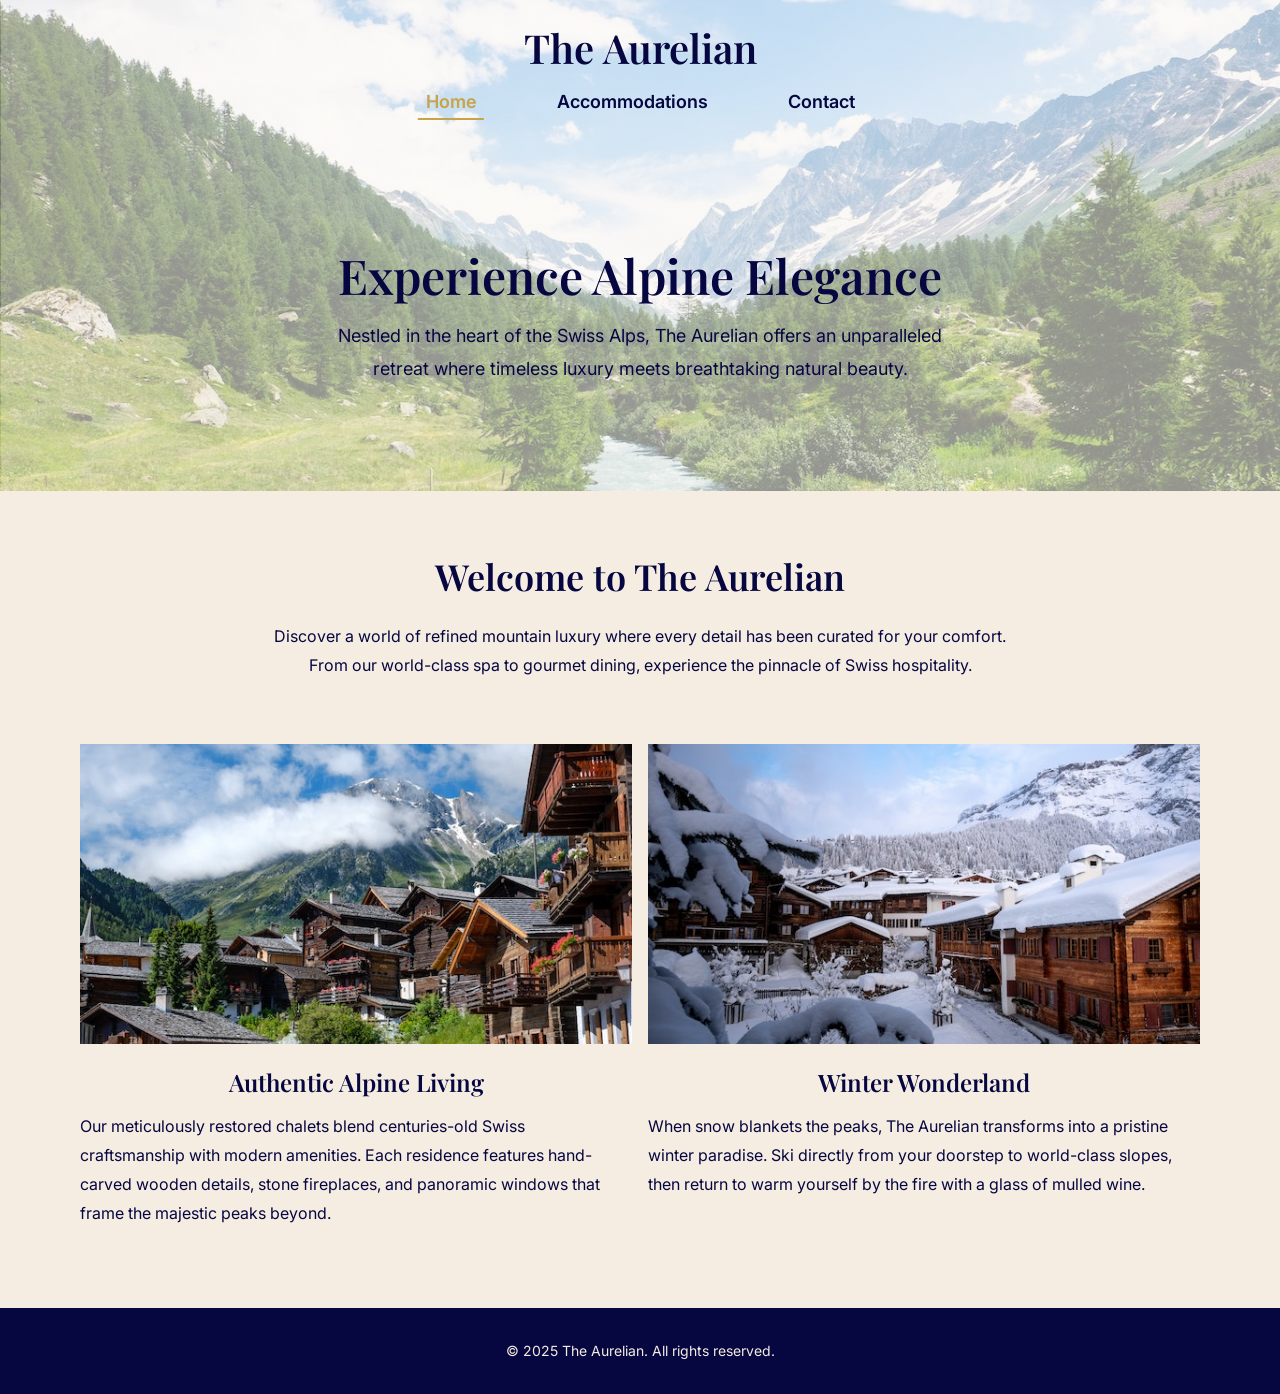
<file: index.html>
<!DOCTYPE html>
<html lang="en">
<head>
    <meta charset="UTF-8">
    <meta name="viewport" content="width=device-width, initial-scale=1.0">
    <title>The Aurelian | Luxury Swiss Mountain Resort</title>
    <link rel="icon" type="image/x-icon" href="favicon_io/favicon.ico">
    <link rel="preconnect" href="https://fonts.googleapis.com">
    <link rel="preconnect" href="https://fonts.gstatic.com" crossorigin>
    <link href="https://fonts.googleapis.com/css2?family=Inter:wght@400;500;600&family=Playfair+Display:wght@400;500;600;700&display=swap" rel="stylesheet">
    <link rel="stylesheet" href="styles.css">
</head>
<body>
    <div class="hero-wrapper">
        <header>
            <h1><a href="index.html">The Aurelian</a></h1>
            <nav>
                <ul>
                    <li><a href="index.html" class="active">Home</a></li>
                    <li><a href="#">Accommodations</a></li>
                    <li><a href="contact.html">Contact</a></li>
                </ul>
            </nav>
        </header>

        <section class="hero">
            <div class="hero-content">
                <h2>Experience Alpine Elegance</h2>
                <p>Nestled in the heart of the Swiss Alps, The Aurelian offers an unparalleled retreat where timeless luxury meets breathtaking natural beauty.</p>
            </div>
        </section>
    </div>

    <main>
        <section class="intro-section">
            <h2>Welcome to The Aurelian</h2>
            <p>Discover a world of refined mountain luxury where every detail has been curated for your comfort. From our world-class spa to gourmet dining, experience the pinnacle of Swiss hospitality.</p>
        </section>

        <section class="content-section">
            <article class="content-card">
                <img src="images/swiss-chalet.jpg" alt="Traditional Swiss chalet with wooden architecture surrounded by alpine meadows">
                <h3>Authentic Alpine Living</h3>
                <p>Our meticulously restored chalets blend centuries-old Swiss craftsmanship with modern amenities. Each residence features hand-carved wooden details, stone fireplaces, and panoramic windows that frame the majestic peaks beyond.</p>
            </article>

            <article class="content-card">
                <img src="images/snowy-chalet.jpg" alt="Snow-covered luxury chalet illuminated at dusk with mountains in the background">
                <h3>Winter Wonderland</h3>
                <p>When snow blankets the peaks, The Aurelian transforms into a pristine winter paradise. Ski directly from your doorstep to world-class slopes, then return to warm yourself by the fire with a glass of mulled wine.</p>
            </article>
        </section>
    </main>

    <footer>
        <p>&copy; 2025 The Aurelian. All rights reserved.</p>
    </footer>
</body>
</html>
</file>
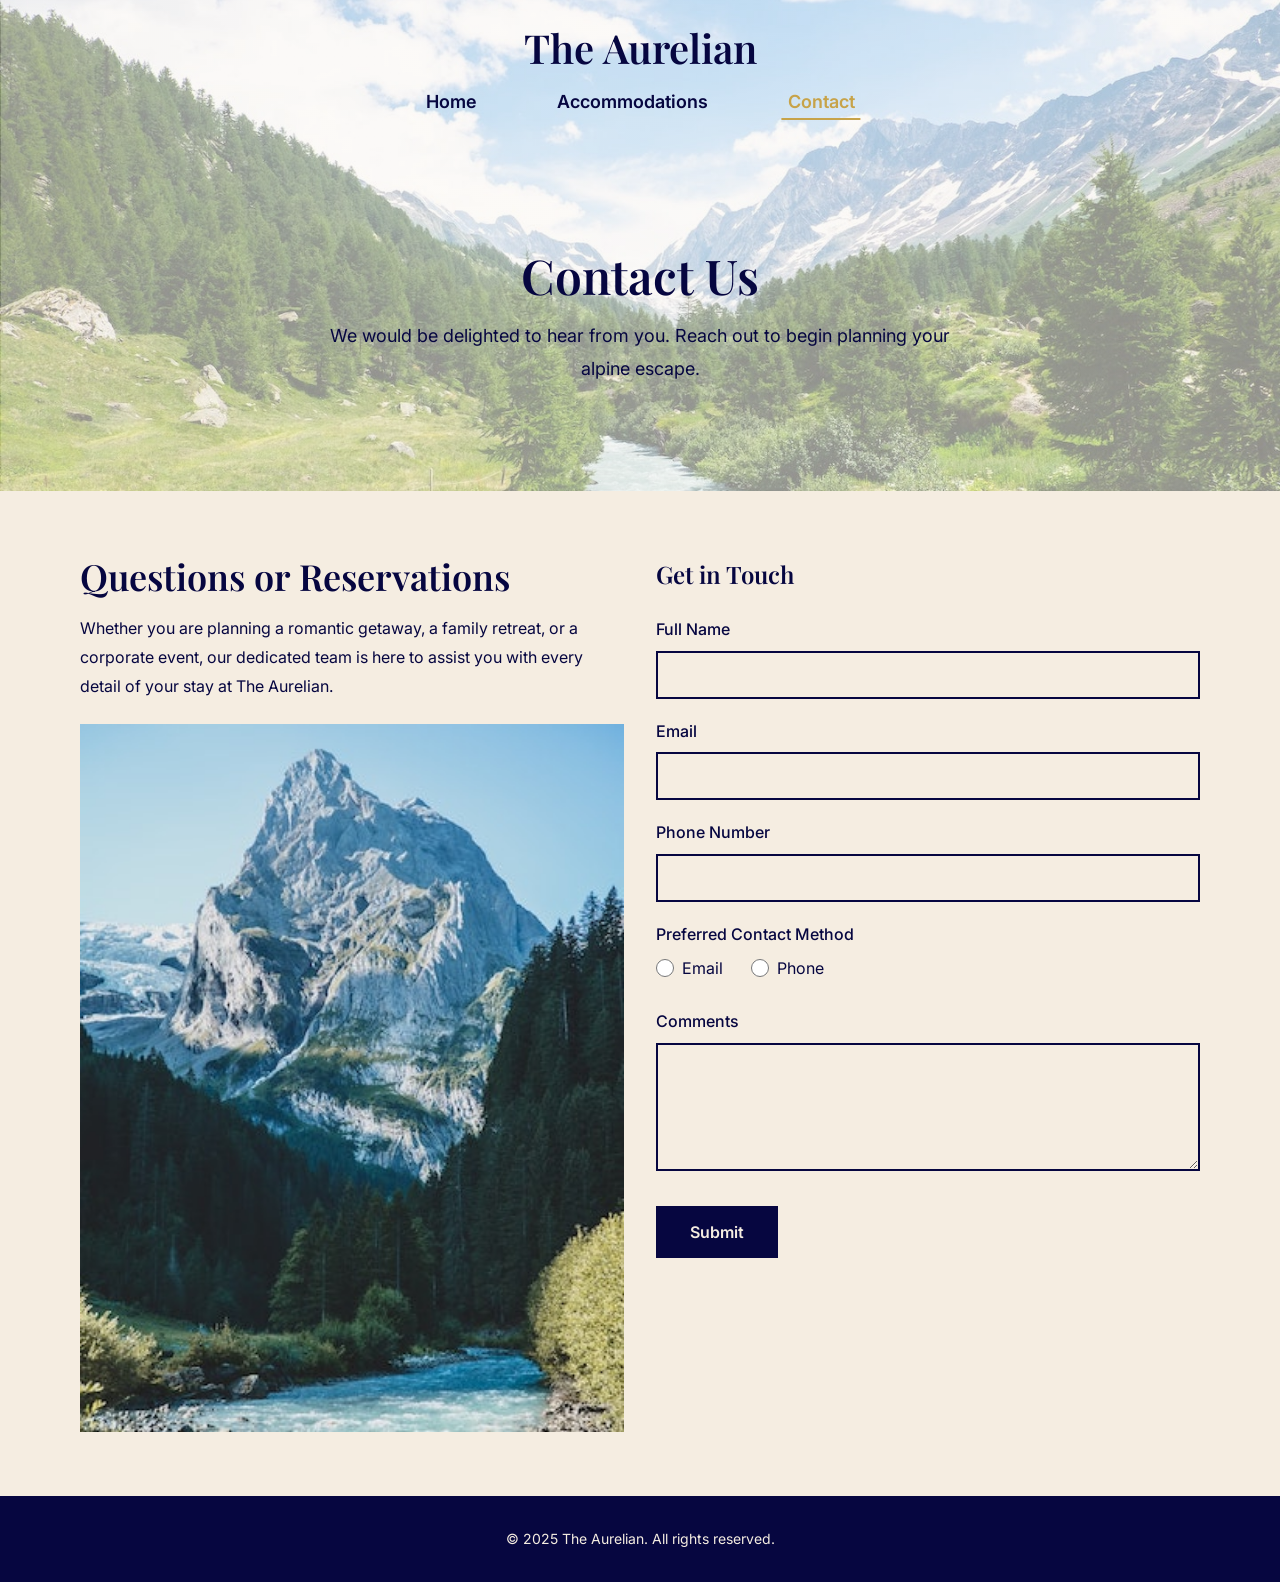
<file: contact.html>
<!DOCTYPE html>
<html lang="en">
<head>
    <meta charset="UTF-8">
    <meta name="viewport" content="width=device-width, initial-scale=1.0">
    <title>The Aurelian | Contact</title>
    <link rel="icon" type="image/x-icon" href="favicon_io/favicon.ico">
    <link rel="preconnect" href="https://fonts.googleapis.com">
    <link rel="preconnect" href="https://fonts.gstatic.com" crossorigin>
    <link href="https://fonts.googleapis.com/css2?family=Inter:wght@400;500;600&family=Playfair+Display:wght@400;500;600;700&display=swap" rel="stylesheet">
    <link rel="stylesheet" href="styles.css">
</head>
<body>
    <div class="hero-wrapper">
        <header>
            <h1><a href="index.html">The Aurelian</a></h1>
            <nav>
                <ul>
                    <li><a href="index.html">Home</a></li>
                    <li><a href="#">Accommodations</a></li>
                    <li><a href="contact.html" class="active">Contact</a></li>
                </ul>
            </nav>
        </header>

        <section class="hero">
            <div class="hero-content">
                <h2>Contact Us</h2>
                <p>We would be delighted to hear from you. Reach out to begin planning your alpine escape.</p>
            </div>
        </section>
    </div>

    <main>
        <section class="contact-section">
            <div class="contact-container">
                <div class="contact-left">
                    <h2>Questions or Reservations</h2>
                    <p>Whether you are planning a romantic getaway, a family retreat, or a corporate event, our dedicated team is here to assist you with every detail of your stay at The Aurelian.</p>
                    <img src="images/swiss-peak.jpg" alt="Majestic snow-capped Swiss mountain peak at golden hour">
                </div>
                <form method="POST" action="https://wp.zybooks.com/form-viewer.php">
                    <fieldset>
                        <legend>Get in Touch</legend>
                        
                        <div class="form-group">
                            <label for="full-name">Full Name</label>
                            <input type="text" id="full-name" name="full-name" required>
                        </div>

                        <div class="form-group">
                            <label for="email">Email</label>
                            <input type="email" id="email" name="email" required>
                        </div>

                        <div class="form-group">
                            <label for="phone">Phone Number</label>
                            <input type="tel" id="phone" name="phone" required>
                        </div>

                        <div class="form-group">
                            <p class="radio-label">Preferred Contact Method</p>
                            <div class="radio-group">
                                <input type="radio" id="contact-email" name="contact-method" value="email" required>
                                <label for="contact-email">Email</label>
                            </div>
                            <div class="radio-group">
                                <input type="radio" id="contact-phone" name="contact-method" value="phone">
                                <label for="contact-phone">Phone</label>
                            </div>
                        </div>

                        <div class="form-group">
                            <label for="comments">Comments</label>
                            <textarea id="comments" name="comments" rows="5" required></textarea>
                        </div>

                        <button type="submit">Submit</button>
                    </fieldset>
                </form>
            </div>
        </section>
    </main>

    <footer>
        <p>&copy; 2025 The Aurelian. All rights reserved.</p>
    </footer>
</body>
</html>
</file>
<file: styles.css>
/* CSS Variables */
:root {
    --cream: #f5ede1;
    --navy: #060640;
    --gold: #c7a349;
    --max-width: 1280px;
}

/* Reset and Base Styles */
*,
*::before,
*::after {
    box-sizing: border-box;
    margin: 0;
    padding: 0;
}

html {
    font-size: 16px;
}

body {
    font-family: 'Inter', sans-serif;
    background-color: var(--cream);
    color: var(--navy);
    line-height: 1.6;
    min-height: 100vh;
    display: flex;
    flex-direction: column;
}

/* Typography */
h1, h2, h3, h4, h5, h6 {
    font-family: 'Playfair Display', serif;
    font-weight: 600;
    line-height: 1.2;
}

h1 {
    font-size: 2.5rem;
}

h2 {
    font-size: 2.25rem;
    margin-bottom: 1rem;
}

h3 {
    font-size: 1.5rem;
    margin-bottom: 0.75rem;
}

p {
    margin-bottom: 1rem;
}

a {
    color: var(--navy);
    text-decoration: none;
    transition: color 0.3s ease;
}

a:hover {
    color: var(--gold);
}

img {
    max-width: 100%;
    height: auto;
    display: block;
}

ul {
    list-style: none;
}

/* Layout Container */
main,
footer {
    width: var(--max-width);
    margin-left: auto;
    margin-right: auto;
}

/* Hero Wrapper - Contains Header + Hero with Background Image */
.hero-wrapper {
    width: var(--max-width);
    margin-left: auto;
    margin-right: auto;
    background-image: linear-gradient(rgba(245, 237, 225, 0.25), rgba(245, 237, 225, 0.25)), url('images/swiss-valley.jpg');
    background-size: cover;
    background-position: center;
    background-repeat: no-repeat;
}

/* Header */
header {
    display: flex;
    flex-direction: column;
    align-items: center;
    padding: 1.5rem 2rem;
    background-color: transparent;
}

header h1 {
    margin-bottom: 1rem;
}

header h1 a {
    color: var(--navy);
    transition: color 0.3s ease;
}

header h1 a:hover {
    color: var(--gold);
}

/* Navigation */
nav ul {
    display: flex;
    justify-content: center;
    gap: 3rem;
}

nav a {
    font-weight: 600;
    font-size: 1.125rem;
    padding: 0.5rem 1rem;
    position: relative;
    transition: color 0.3s ease;
    text-decoration: none;
}

nav a::after {
    content: '';
    position: absolute;
    bottom: 0;
    left: 50%;
    transform: translateX(-50%);
    width: 0;
    height: 2px;
    background-color: var(--gold);
    transition: width 0.3s ease;
}

nav a:hover,
nav a:focus {
    color: var(--gold);
}

nav a:hover::after,
nav a:focus::after {
    width: 80%;
}

nav a.active {
    color: var(--gold);
}

nav a.active::after {
    width: 80%;
}

nav a:focus {
    outline: 2px solid var(--gold);
    outline-offset: 4px;
}

/* Hero Section */
.hero {
    height: 350px;
    display: flex;
    align-items: center;
    justify-content: center;
    text-align: center;
}

.hero-content {
    max-width: 700px;
    padding: 2rem;
}

.hero h2 {
    color: var(--navy);
    font-size: 3rem;
    margin-bottom: 1rem;
}

.hero p {
    color: var(--navy);
    font-size: 1.125rem;
    line-height: 1.8;
    margin-bottom: 0;
}

/* Intro Section - Homepage */
.intro-section {
    padding: 4rem 2rem;
    text-align: center;
    max-width: 800px;
    margin-left: auto;
    margin-right: auto;
}

.intro-section h2 {
    color: var(--navy);
    margin-bottom: 1.5rem;
}

.intro-section p {
    text-align: center;
    line-height: 1.8;
    margin-bottom: 0;
}

/* Content Section - Two Column Grid */
.content-section {
    display: grid;
    grid-template-columns: 1fr 1fr;
    gap: 1rem;
    padding: 0 5rem 5rem 5rem;
}

.content-card {
    text-align: center;
}

.content-card img {
    width: 100%;
    height: 300px;
    object-fit: cover;
    margin-bottom: 1.5rem;
}

.content-card h3 {
    color: var(--navy);
    margin-bottom: 1rem;
}

.content-card p {
    text-align: left;
    color: var(--navy);
    line-height: 1.8;
    margin-bottom: 0;
}

/* Contact Section */
.contact-section {
    padding: 4rem 5rem;
}

.contact-container {
    display: grid;
    grid-template-columns: 1fr 1fr;
    gap: 2rem;
    align-items: start;
}

.contact-left {
    display: flex;
    flex-direction: column;
}

.contact-left h2 {
    color: var(--navy);
    margin-bottom: 1rem;
}

.contact-left p {
    text-align: left;
    line-height: 1.8;
    margin-bottom: 1.5rem;
}

.contact-left img {
    width: 100%;
    height: auto;
    object-fit: cover;
}

/* Form Styles */
form {
    width: 100%;
}

fieldset {
    border: none;
    padding: 0;
}

legend {
    font-family: 'Playfair Display', serif;
    font-size: 1.5rem;
    font-weight: 600;
    color: var(--navy);
    margin-bottom: 1.5rem;
}

.form-group {
    margin-bottom: 1.25rem;
}

label {
    display: block;
    font-weight: 500;
    margin-bottom: 0.5rem;
    color: var(--navy);
}

.radio-label {
    font-weight: 500;
    margin-bottom: 0.5rem;
    color: var(--navy);
}

input[type="text"],
input[type="email"],
input[type="tel"],
textarea {
    width: 100%;
    padding: 0.75rem 1rem;
    border: 2px solid var(--navy);
    background-color: var(--cream);
    font-family: 'Inter', sans-serif;
    font-size: 1rem;
    color: var(--navy);
    transition: border-color 0.3s ease, box-shadow 0.3s ease;
}

input[type="text"]:hover,
input[type="email"]:hover,
input[type="tel"]:hover,
textarea:hover {
    border-color: var(--gold);
}

input[type="text"]:focus,
input[type="email"]:focus,
input[type="tel"]:focus,
textarea:focus {
    outline: none;
    border-color: var(--gold);
    box-shadow: 0 0 0 3px rgba(199, 163, 73, 0.3);
}

input:invalid:focus,
textarea:invalid:focus {
    border-color: #c74949;
    box-shadow: 0 0 0 3px rgba(199, 73, 73, 0.3);
}

textarea {
    resize: vertical;
    min-height: 100px;
}

/* Radio Buttons */
.radio-group {
    display: inline-flex;
    align-items: center;
    gap: 0.5rem;
    margin-right: 1.5rem;
    margin-bottom: 0.5rem;
}

.radio-group label {
    display: inline;
    margin-bottom: 0;
    font-weight: 400;
    cursor: pointer;
}

input[type="radio"] {
    width: 18px;
    height: 18px;
    accent-color: var(--gold);
    cursor: pointer;
}

input[type="radio"]:focus {
    outline: 2px solid var(--gold);
    outline-offset: 2px;
}

/* Submit Button */
button[type="submit"] {
    display: inline-block;
    padding: 0.875rem 2rem;
    background-color: var(--navy);
    color: var(--cream);
    font-family: 'Inter', sans-serif;
    font-size: 1rem;
    font-weight: 600;
    border: 2px solid var(--navy);
    cursor: pointer;
    transition: all 0.3s ease;
    margin-top: 0.5rem;
}

button[type="submit"]:hover {
    background-color: var(--gold);
    border-color: var(--gold);
    color: var(--navy);
}

button[type="submit"]:focus {
    outline: none;
    box-shadow: 0 0 0 3px rgba(199, 163, 73, 0.5);
    background-color: var(--gold);
    border-color: var(--gold);
    color: var(--navy);
}

/* Footer */
footer {
    margin-top: auto;
    padding: 2rem;
    text-align: center;
    background-color: var(--navy);
    color: var(--cream);
}

footer p {
    margin-bottom: 0;
    font-size: 0.875rem;
}
</file>
